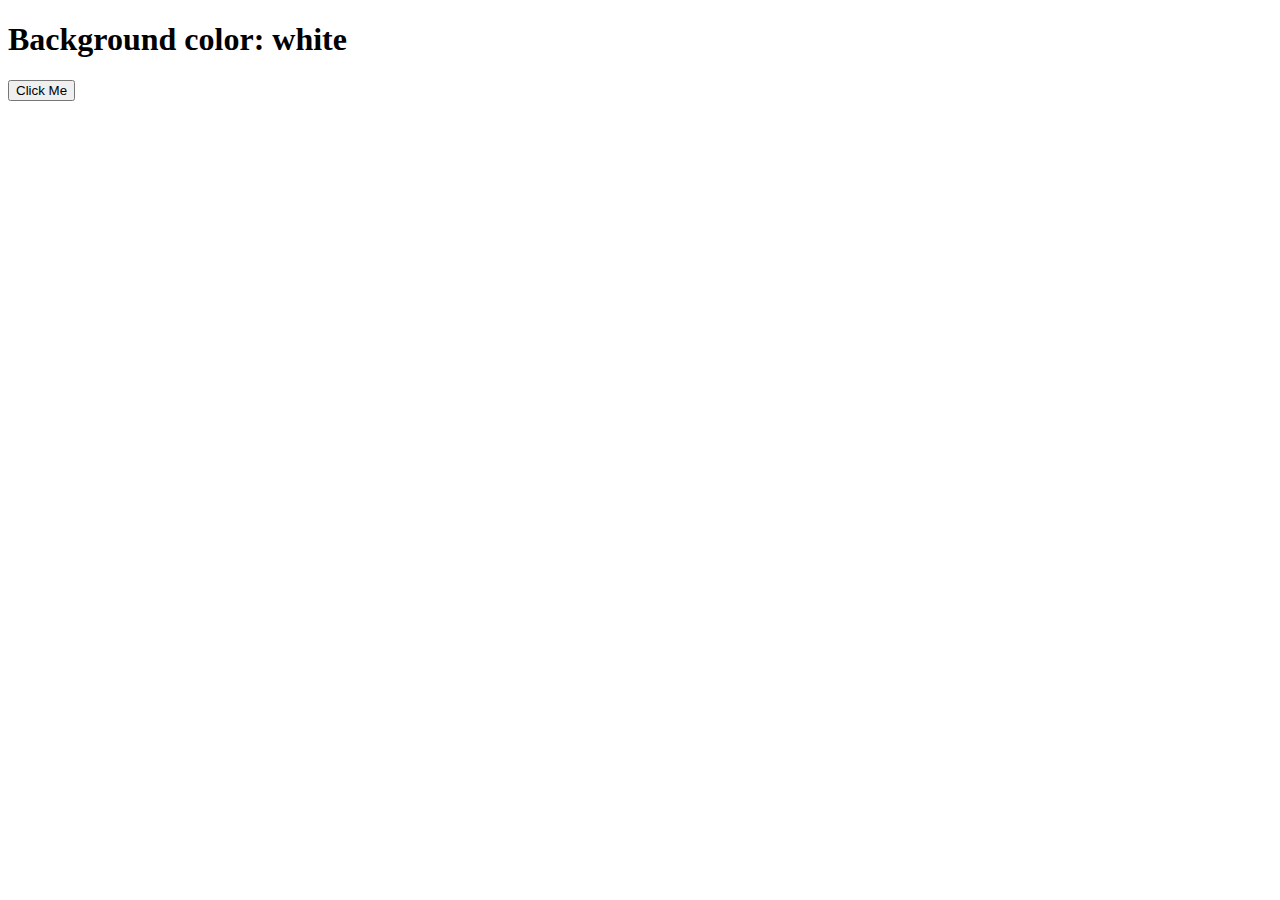
<file: jsPractice/colorFlipper/index.html>
<!DOCTYPE html>
<html lang="en">
<head>
    <meta charset="UTF-8">
    <meta http-equiv="X-UA-Compatible" content="IE=edge">
    <meta name="viewport" content="width=device-width, initial-scale=1.0">
    <title>Color Flipper</title>
</head>
<body>
    <h1>Background color: white</h1>
    <button>Click Me</button>
    <script src="app.js"></script>
</body>
</html>
</file>
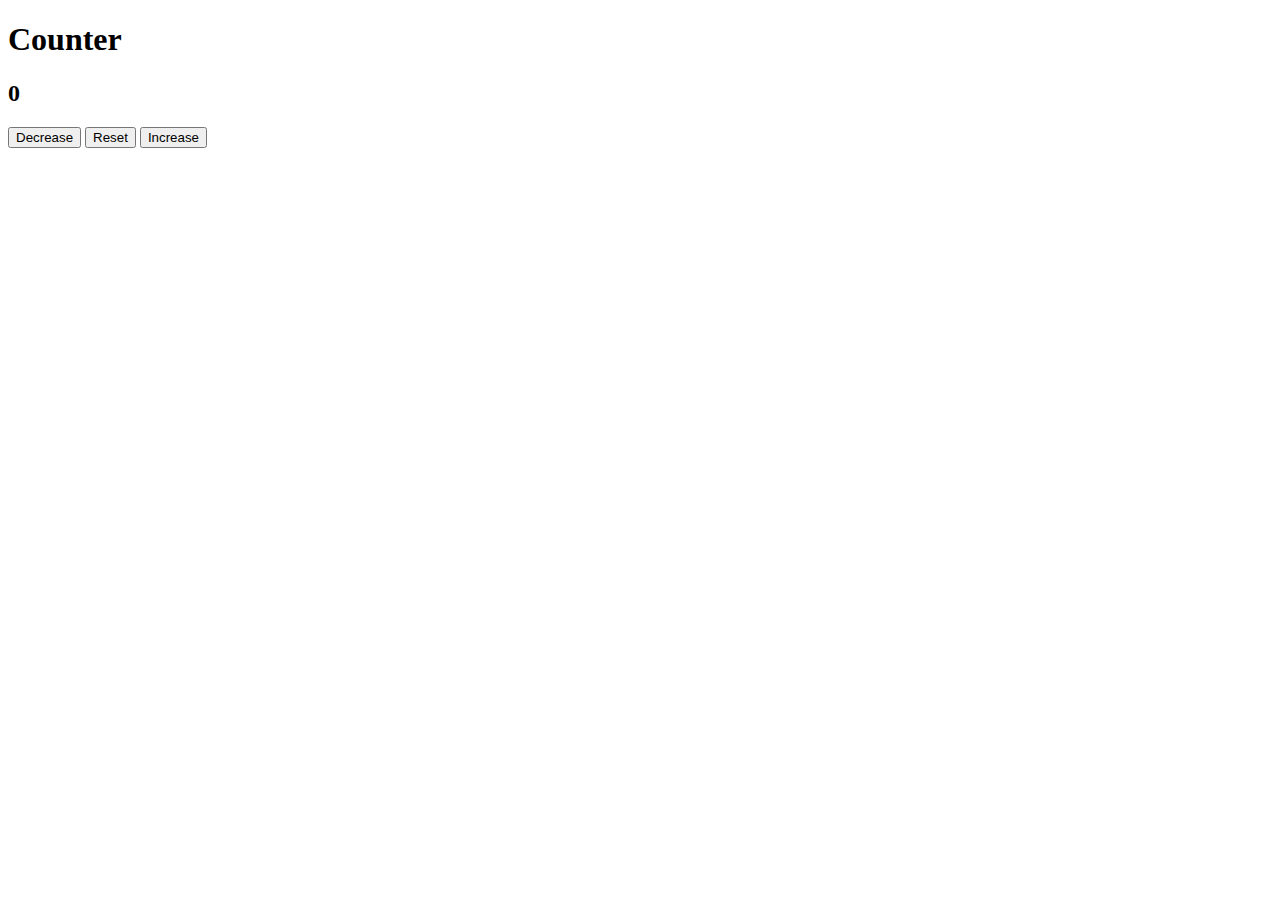
<file: jsPractice/createCounter/index.html>
<!DOCTYPE html>
<html lang="en">
<head>
    <meta charset="UTF-8">
    <meta http-equiv="X-UA-Compatible" content="IE=edge">
    <meta name="viewport" content="width=device-width, initial-scale=1.0">
    <title>Create Counter</title>
</head>
<body>
    <h1>Counter</h1>
    <h2>0</h2>
    <button id="d">Decrease</button>
    <Button id="r">Reset</Button>
    <button id="i">Increase</button>
    <script src="app.js"></script>
</body>
</html>
</file>
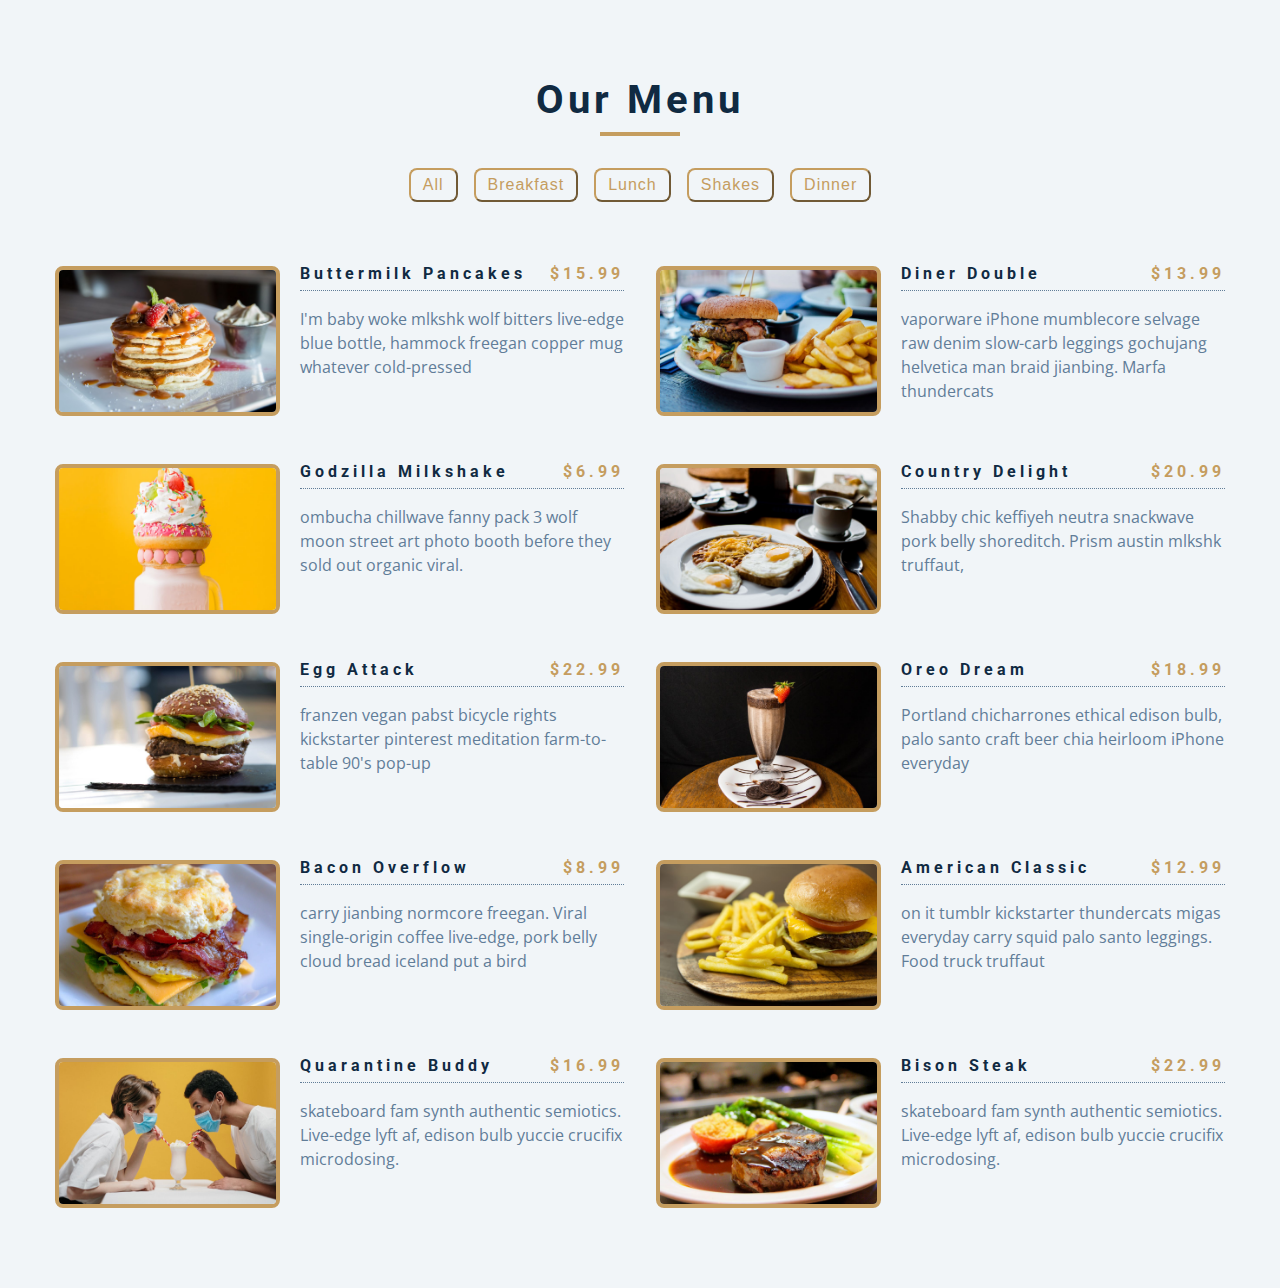
<file: jsPractice/FoodMenu/index.html>
<!DOCTYPE html>
<html lang="en">
  <head>
    <meta charset="UTF-8" />
    <meta name="viewport" content="width=device-width, initial-scale=1.0" />
    <title>Menu</title>
    <!-- font-awesome -->
    <link
      rel="stylesheet"
      href="https://cdnjs.cloudflare.com/ajax/libs/font-awesome/5.14.0/css/all.min.css"
    />
    <!-- styles -->
    <link rel="stylesheet" href="styles.css" />
  </head>
  <body>
    <section class="menu">
      <!-- title -->
      <div class="title">
        <h2>our menu</h2>
        <div class="underline"></div>
      </div>
      <!-- filter buttons -->
      <div class="btn-container">
        <button type="button" class="filter-btn" data-id="all">all</button>
        <button type="button" class="filter-btn" data-id="breakfast">
          breakfast
        </button>
        <button type="button" class="filter-btn" data-id="lunch">lunch</button>
        <button type="button" class="filter-btn" data-id="shakes">
          shakes
        </button>
      </div>
      <!-- menu items -->
      <div class="section-center">
        <!-- single item -->
        <article class="menu-item">
          <img src="./menu-item.jpeg" alt="menu item" class="photo" />
          <div class="item-info">
            <header>
              <h4>buttermilk pancakes</h4>
              <h4 class="price">$15</h4>
            </header>
            <p class="item-text">
              Lorem ipsum dolor sit amet consectetur adipisicing elit.
              Repudiandae, sint quam. Et reprehenderit fugiat nesciunt inventore
              laboriosam excepturi! Quo, officia.
            </p>
          </div>
        </article>
        <!-- end of single item -->
        <!-- single item -->
        <article class="menu-item">
          <img src="./menu-item.jpeg" alt="menu item" class="photo" />
          <div class="item-info">
            <header>
              <h4>buttermilk pancakes</h4>
              <h4 class="price">$15</h4>
            </header>
            <p class="item-text">
              Lorem ipsum dolor sit amet consectetur adipisicing elit.
              Repudiandae, sint quam. Et reprehenderit fugiat nesciunt inventore
              laboriosam excepturi! Quo, officia.
            </p>
          </div>
        </article>
        <!-- end of single item -->
        <!-- single item -->
        <article class="menu-item">
          <img src="./menu-item.jpeg" alt="menu item" class="photo" />
          <div class="item-info">
            <header>
              <h4>buttermilk pancakes</h4>
              <h4 class="price">$15</h4>
            </header>
            <p class="item-text">
              Lorem ipsum dolor sit amet consectetur adipisicing elit.
              Repudiandae, sint quam. Et reprehenderit fugiat nesciunt inventore
              laboriosam excepturi! Quo, officia.
            </p>
          </div>
        </article>
        <!-- end of single item -->
      </div>
    </section>
    <!-- javascript -->
    <script src="app.js"></script>
  </body>
</html>
</file>
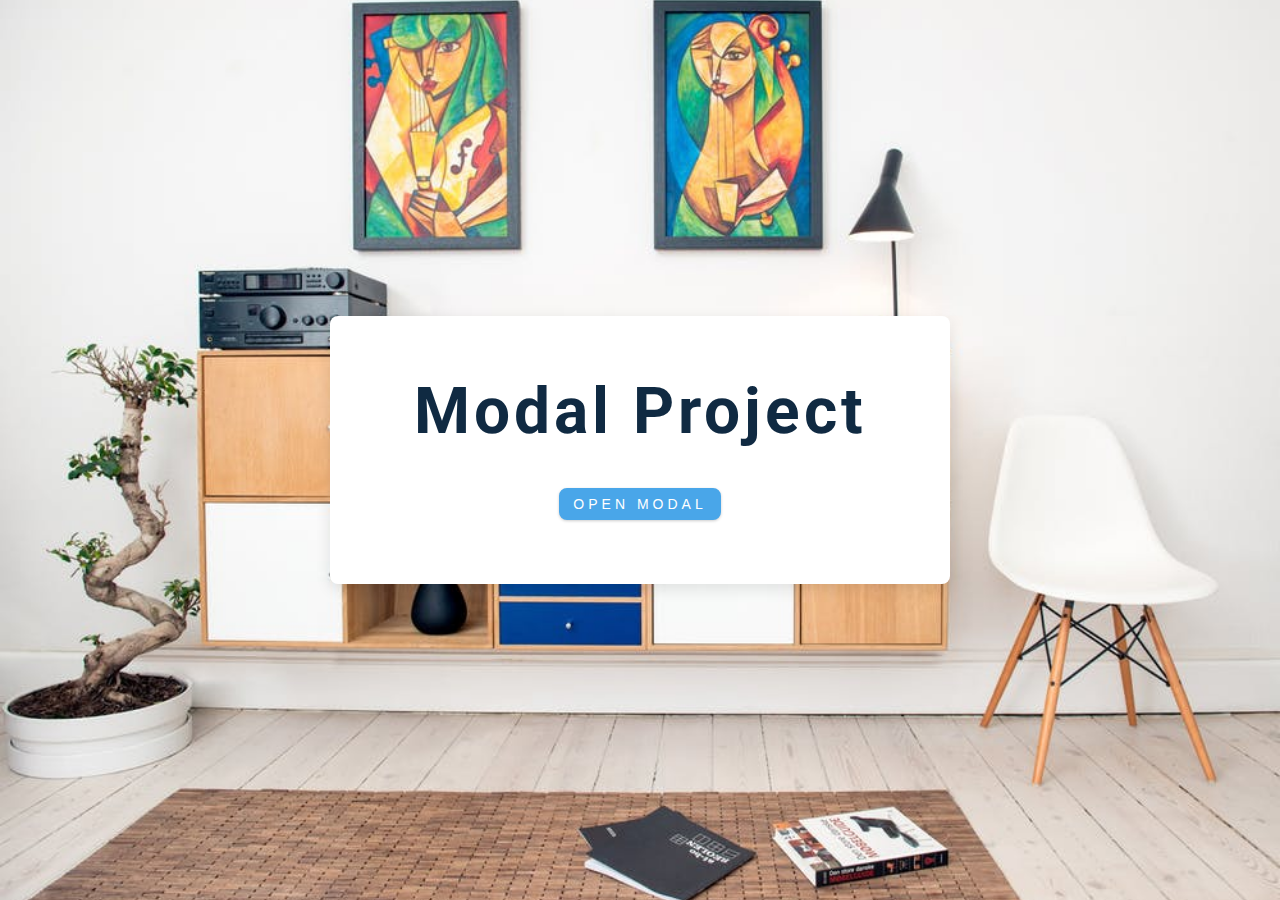
<file: jsPractice/ModalProject/index.html>
<!DOCTYPE html>
<html lang="en">
  <head>
    <meta charset="UTF-8" />
    <meta name="viewport" content="width=device-width, initial-scale=1.0" />
    <title>Modal</title>
    <!-- font-awesome -->
    <link
      rel="stylesheet"
      href="https://cdnjs.cloudflare.com/ajax/libs/font-awesome/5.14.0/css/all.min.css"
    />
    <!-- styles -->
    <link rel="stylesheet" href="styles.css" />
  </head>
  <body>
    <!-- hero -->
    <header class="hero">
      <div class="banner">
        <h1>modal project</h1>
        <button class="btn modal-btn">
          open modal
        </button>
      </div>
    </header>
    <!-- modal -->
    <div class="modal-overlay">
      <div class="modal-container">
        <h3>modal content</h3>
        <button class="close-btn"><i class="fas fa-times"></i></button>
      </div>
    </div>
    <!-- javascript -->
    <script src="app.js"></script>
  </body>
</html>
</file>
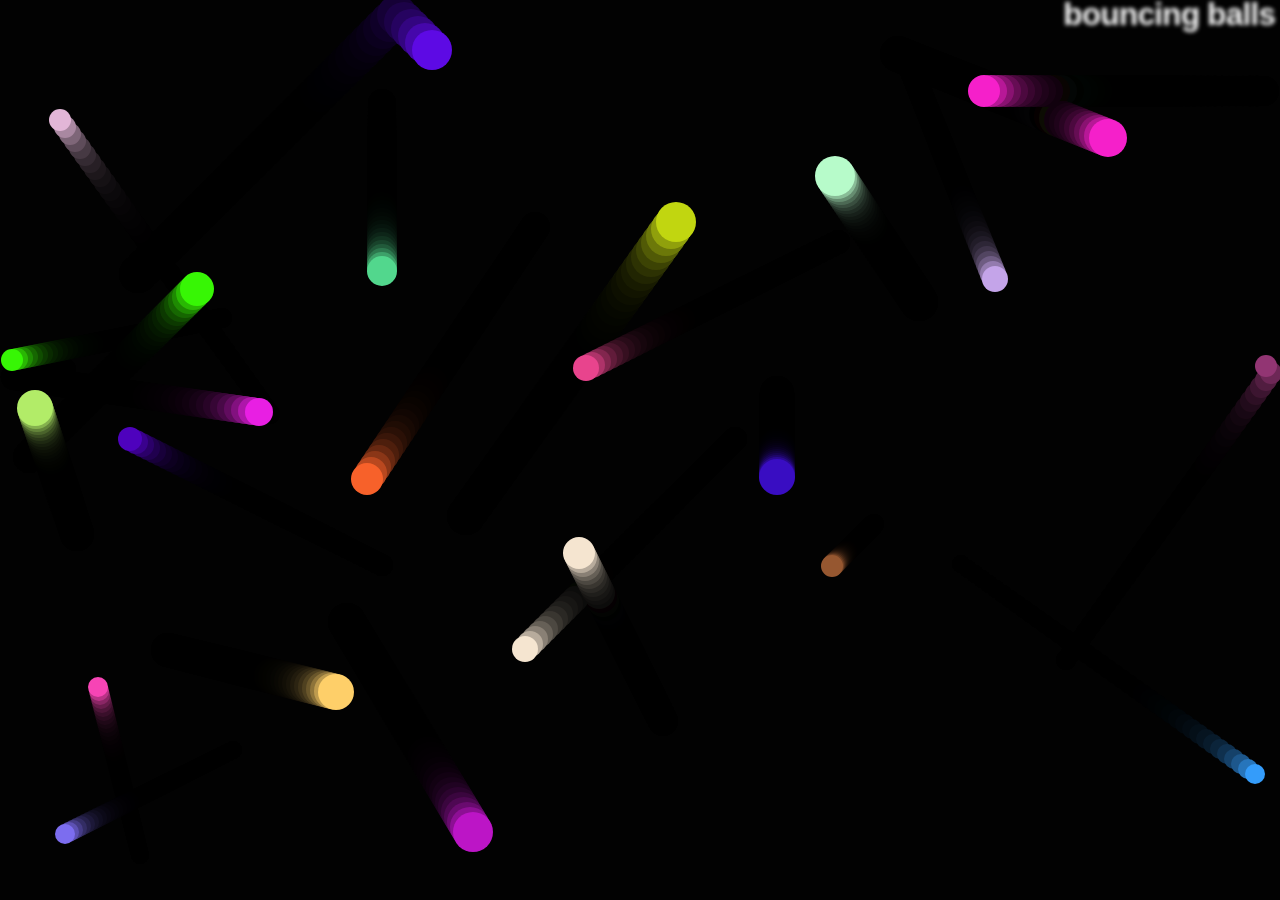
<file: jsPractice/objectBuildingPractice/index.html>
<html>
  <head>
    <meta charset="utf-8">
    <title>Bouncing balls</title>
    <link rel="stylesheet" href="style.css">
  </head>

  <body>
    <h1>bouncing balls</h1>
    <canvas></canvas>

    <script src="app.js"></script>
  </body>
</html>
</file>
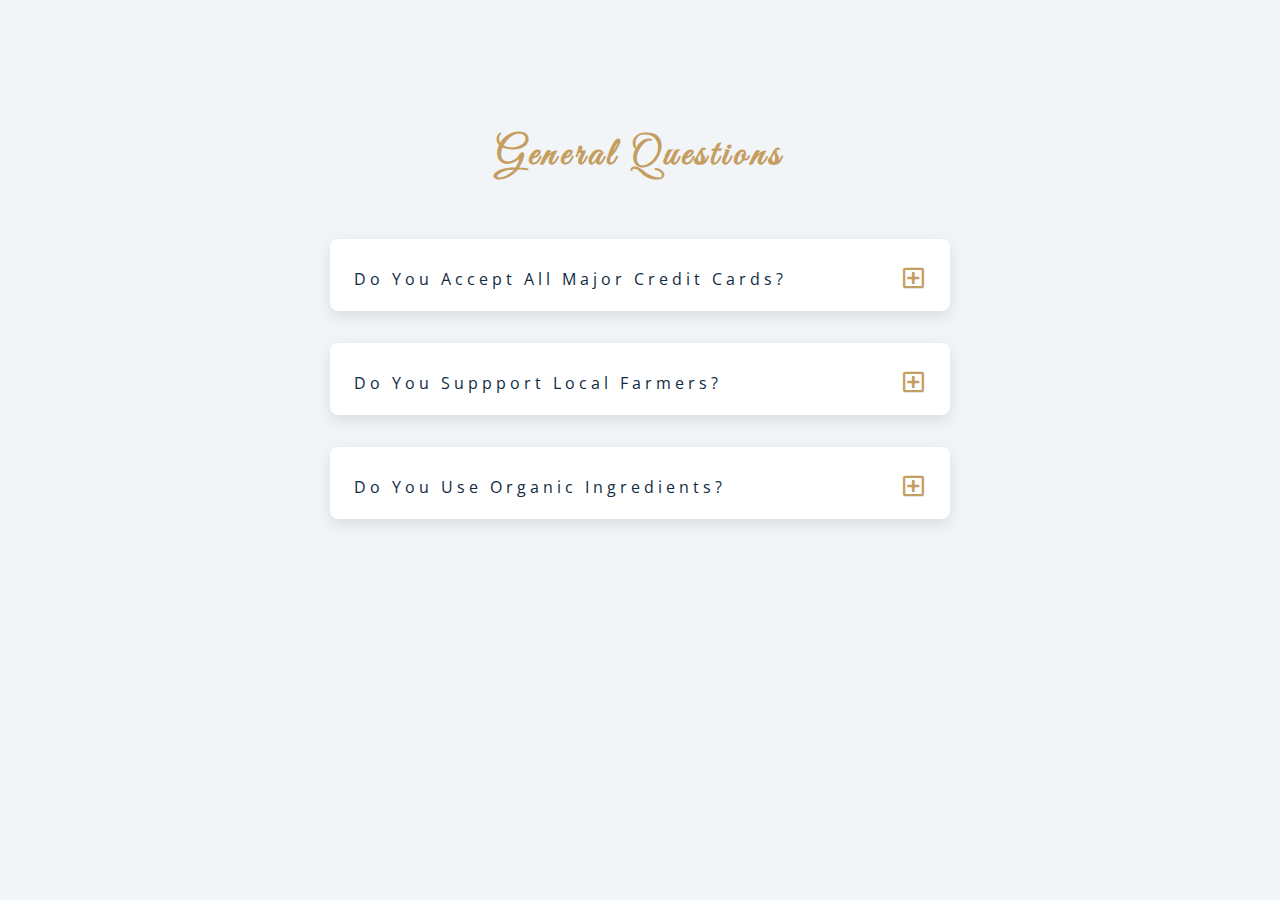
<file: jsPractice/questions faq page/index.html>
<!DOCTYPE html>
<html lang="en">
  <head>
    <meta charset="UTF-8" />
    <meta name="viewport" content="width=device-width, initial-scale=1.0" />
    <title>Q & A</title>
    <!-- font-awesome -->
    <link rel="stylesheet" href="https://cdnjs.cloudflare.com/ajax/libs/font-awesome/5.14.0/css/all.min.css" />
    <!-- extra fonts -->
    <link
      href="https://fonts.googleapis.com/css?family=Great+Vibes&display=swap"
      rel="stylesheet"
    />
    <!-- styles -->
    <link rel="stylesheet" href="styles.css" />
  </head>
  <body>
      <section class="questions">
        <!-- title -->
        <div class="title">
          <h2>general questions</h2>
        </div>
        <!-- questions -->
        <div class="section-center">
          <!-- single question -->
          <article class="question">
            <!-- question title -->
            <div class="question-title">
              <p>do you accept all major credit cards?</p>
              <button type="button" class="question-btn">
                <span class="plus-icon">
                  <i class="far fa-plus-square"></i>
                </span>
                <span class="minus-icon">
                  <i class="far fa-minus-square"></i>
                </span>
              </button>
            </div>
            <!-- question text -->
            <div class="question-text">
              <p>
                Lorem ipsum dolor sit amet, consectetur adipisicing elit. Est
                dolore illo dolores quia nemo doloribus quaerat, magni numquam
                repellat reprehenderit.
              </p>
            </div>
          </article>
          <!-- end of single question -->
          <!-- single question -->
          <article class="question">
            <!-- question title -->
            <div class="question-title">
              <p>do you suppport local farmers?</p>
              <button type="button" class="question-btn">
                <span class="plus-icon">
                  <i class="far fa-plus-square"></i>
                </span>
                <span class="minus-icon">
                  <i class="far fa-minus-square"></i>
                </span>
              </button>
            </div>
            <!-- question text -->
            <div class="question-text">
              <p>
                Lorem ipsum dolor sit amet, consectetur adipisicing elit. Est
                dolore illo dolores quia nemo doloribus quaerat, magni numquam
                repellat reprehenderit.
              </p>
            </div>
          </article>
          <!-- end of single question -->
          <!-- single question -->
          <article class="question">
            <!-- question title -->
            <div class="question-title">
              <p>do you use organic ingredients?</p>
              <!-- button -->
              <button type="button" class="question-btn">
                <span class="plus-icon">
                  <i class="far fa-plus-square"></i>
                </span>
                <span class="minus-icon">
                  <i class="far fa-minus-square"></i>
                </span>
              </button>
            </div>
            <!-- question text -->
            <div class="question-text">
              <p>
                Lorem ipsum dolor sit amet, consectetur adipisicing elit. Est
                dolore illo dolores quia nemo doloribus quaerat, magni numquam
                repellat reprehenderit.
              </p>
            </div>
          </article>
          <!-- end of single question -->
      </section>
    </main>
    <!-- javascript -->
    <script src="app.js"></script>
  </body>
</html>
</file>
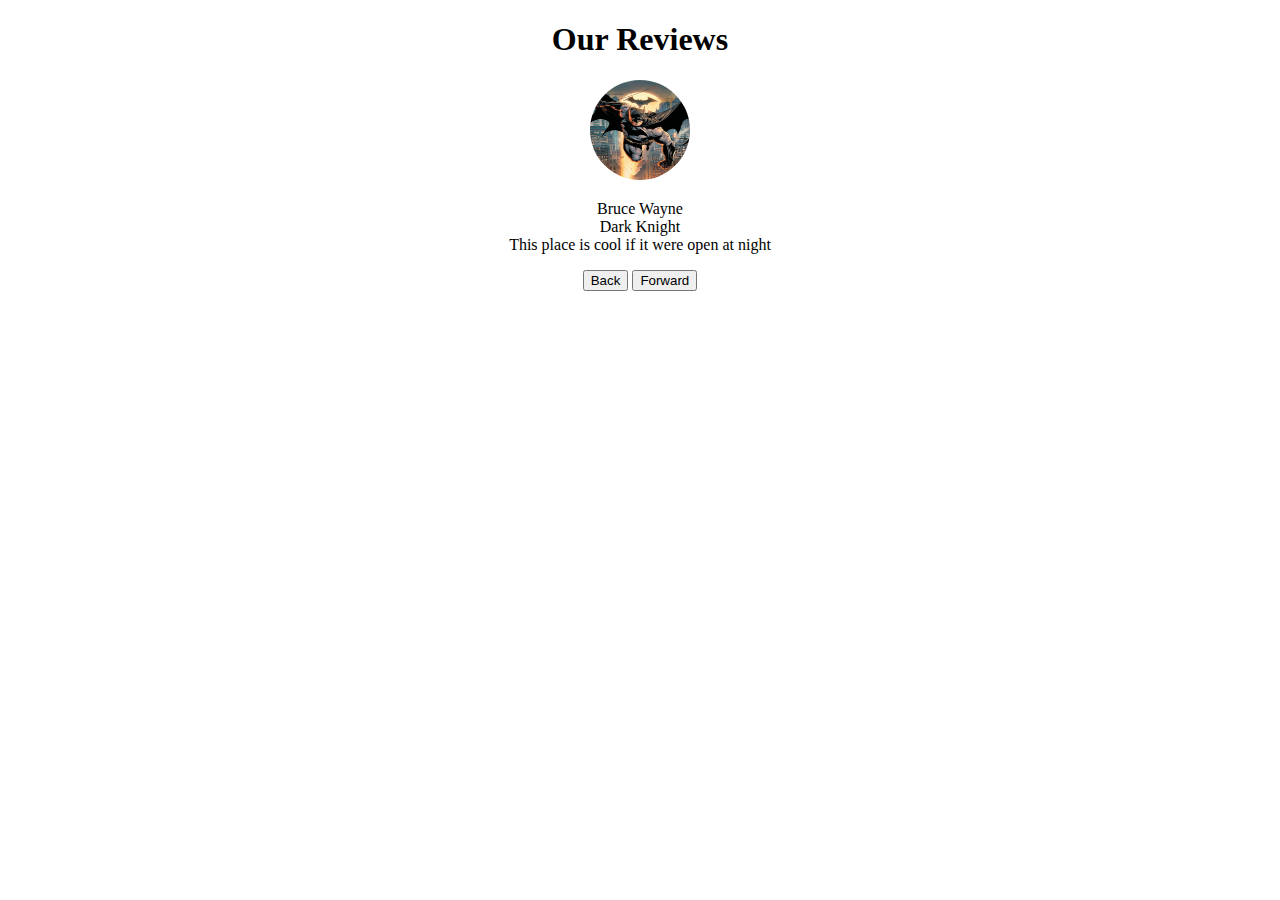
<file: jsPractice/reviewCarousel/index.html>
<!DOCTYPE html>
<html lang="en">
<head>
    <meta charset="UTF-8">
    <meta http-equiv="X-UA-Compatible" content="IE=edge">
    <meta name="viewport" content="width=device-width, initial-scale=1.0">
    <title>Review Carousel</title>
    <link rel="stylesheet" href="style.css">
</head>
<body>
    <h1>Our Reviews</h1>
    <div class="container">
        <img src="" alt="">
        <p>
            <span id="name"></span><br>
            <span id="title"></span><br>
            <span id="review"></span>
        </p>
        <button id="back">Back</button>
        <button id="forward">Forward</button>
    </div>
    <script src="app.js"></script>
</body>
</html>
</file>
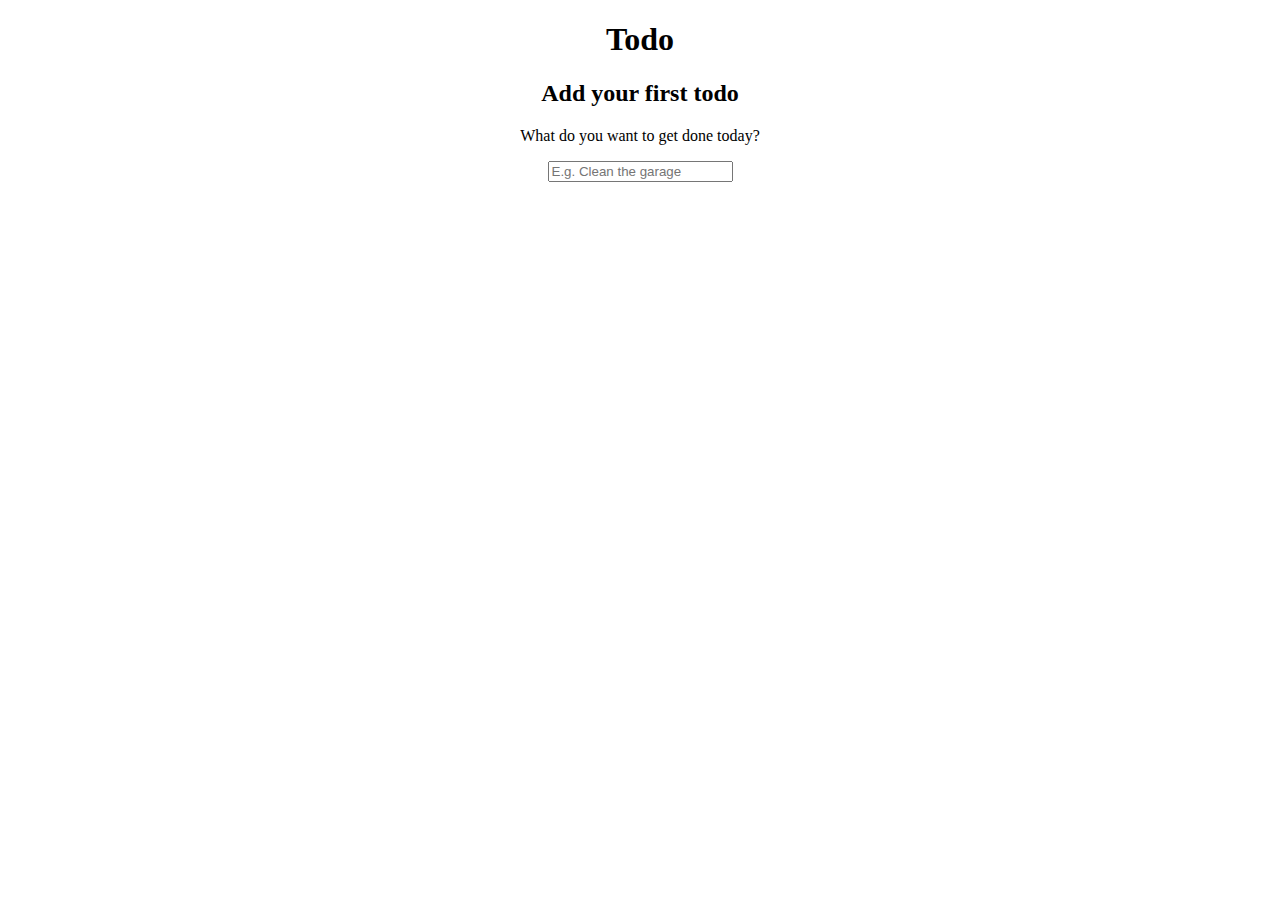
<file: jsPractice/todo/index.html>
<!DOCTYPE html>
<html lang="en">
<head>
    <meta charset="UTF-8">
    <meta http-equiv="X-UA-Compatible" content="IE=edge">
    <meta name="viewport" content="width=device-width, initial-scale=1.0">
    <title>Todo App</title>
    <link rel="stylesheet" href="styles.css">
</head>
<body>
    <h1>Todo</h1>
    <div class="container">
        <div class="greeting">
            <h2>Add your first todo</h2>
            <p>What do you want to get done today?</p>
        </div>
        <input type="text" name="task" id="task" placeholder="E.g. Clean the garage">
        <div class="taskContainer">
            <ul></ul>
        </div>
    </div>
    <script src="app.js"></script>
</body>
</html>
</file>
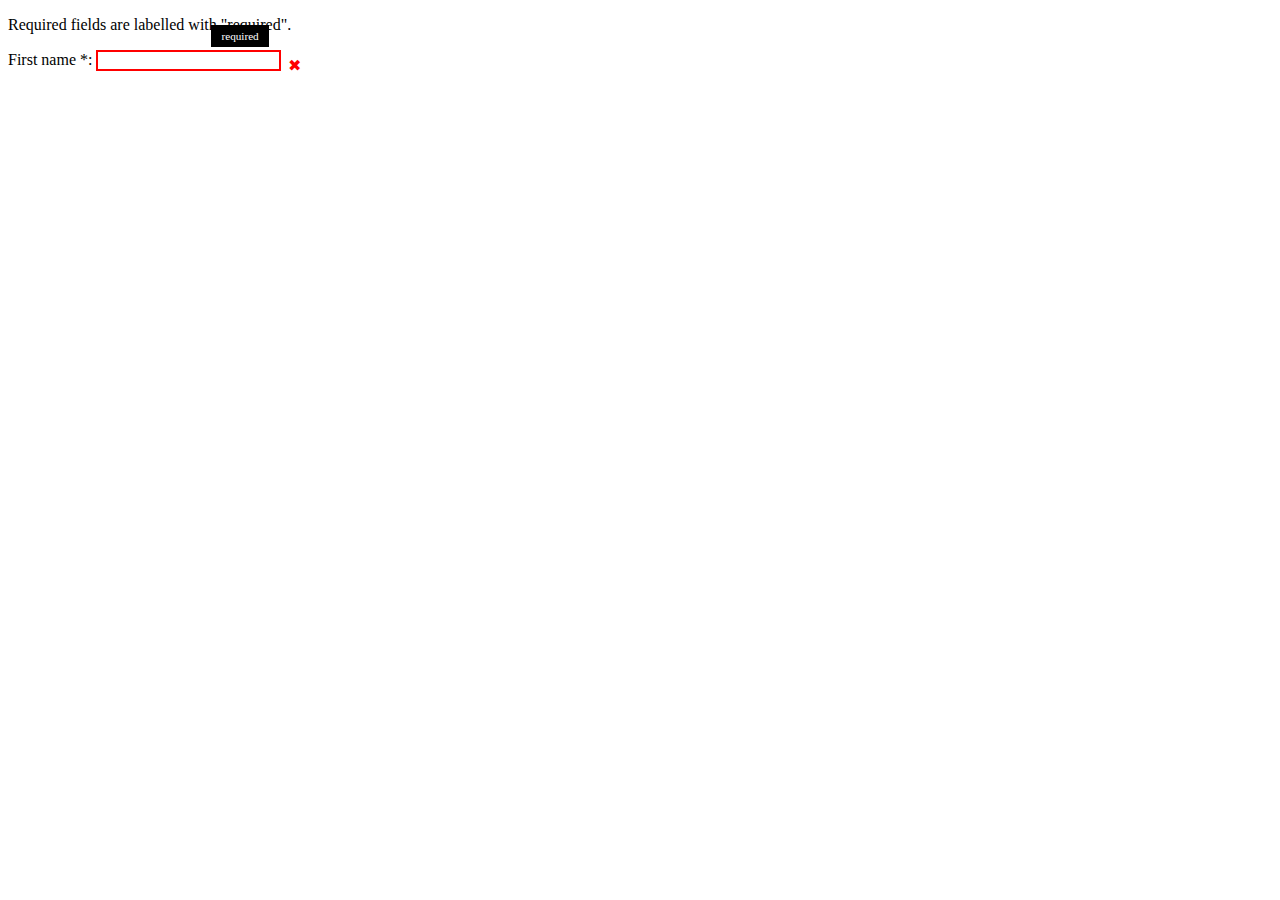
<file: jsPractice/uiPseudoClasses/index.html>
<!DOCTYPE html>
<html lang="en">
<head>
    <meta charset="UTF-8">
    <meta http-equiv="X-UA-Compatible" content="IE=edge">
    <meta name="viewport" content="width=device-width, initial-scale=1.0">
    <title>Document</title>
    <link rel="stylesheet" href="style.css">
</head>
<body>
    <p>Required fields are labelled with "required".</p>
    <div>
        <label for="fname">First name *: </label>
        <input id="fname" name="fname" type="text" required>
        <span></span>
      </div>
    <!-- <form>
        <fieldset>
          <legend>Feedback form</legend>
          <div>
            <label for="fname">First name: </label>
            <input id="fname" name="fname" type="text" required>
          </div>
          <div>
            <label for="lname">Last name: </label>
            <input id="lname" name="lname" type="text" required>
          </div>
          <div>
            <label for="email">Email address (include if you want a response): </label>
            <input id="email" name="email" type="email">
          </div>
          <div><button>Submit</button></div>
        </fieldset>
      </form> -->
</body>
</html>
</file>
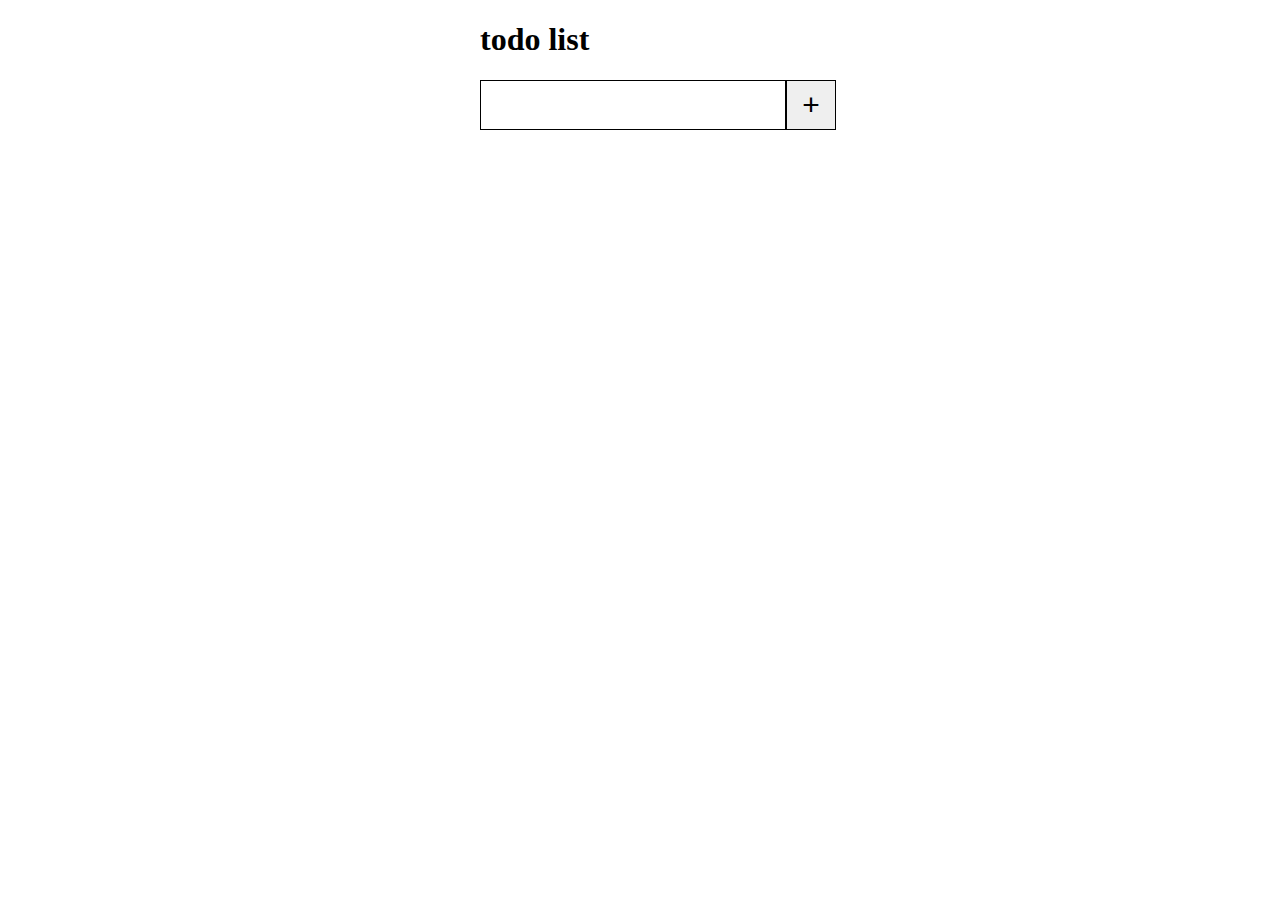
<file: jsPractice/todo/secondMethod/index.html>
<!DOCTYPE html>
<html lang="en">
<head>
    <meta charset="UTF-8">
    <meta http-equiv="X-UA-Compatible" content="IE=edge">
    <meta name="viewport" content="width=device-width, initial-scale=1.0">
    <title>Second Method Todo</title>
    <link rel="stylesheet" href="style.css">
</head>
<body>
    <h1>todo list</h1>
    <div class="container">
        <input type="text" id="inputField"><button id="addToDo">+</button>
        <div class="toDos" id="toDoContainer"></div>
    </div>
    <script src="app.js"></script>
</body>
</html>
</file>
<file: jsPractice/FoodMenu/styles.css>
/*
=============== 
Fonts
===============
*/
@import url("https://fonts.googleapis.com/css?family=Open+Sans|Roboto:400,700&display=swap");

/*
=============== 
Variables
===============
*/

:root {
  /* dark shades of primary color*/
  --clr-primary-1: hsl(205, 86%, 17%);
  --clr-primary-2: hsl(205, 77%, 27%);
  --clr-primary-3: hsl(205, 72%, 37%);
  --clr-primary-4: hsl(205, 63%, 48%);
  /* primary/main color */
  --clr-primary-5: #49a6e9;
  /* lighter shades of primary color */
  --clr-primary-6: hsl(205, 89%, 70%);
  --clr-primary-7: hsl(205, 90%, 76%);
  --clr-primary-8: hsl(205, 86%, 81%);
  --clr-primary-9: hsl(205, 90%, 88%);
  --clr-primary-10: hsl(205, 100%, 96%);
  /* darkest grey - used for headings */
  --clr-grey-1: hsl(209, 61%, 16%);
  --clr-grey-2: hsl(211, 39%, 23%);
  --clr-grey-3: hsl(209, 34%, 30%);
  --clr-grey-4: hsl(209, 28%, 39%);
  /* grey used for paragraphs */
  --clr-grey-5: hsl(210, 22%, 49%);
  --clr-grey-6: hsl(209, 23%, 60%);
  --clr-grey-7: hsl(211, 27%, 70%);
  --clr-grey-8: hsl(210, 31%, 80%);
  --clr-grey-9: hsl(212, 33%, 89%);
  --clr-grey-10: hsl(210, 36%, 96%);
  --clr-white: #fff;
  --clr-red-dark: hsl(360, 67%, 44%);
  --clr-red-light: hsl(360, 71%, 66%);
  --clr-green-dark: hsl(125, 67%, 44%);
  --clr-green-light: hsl(125, 71%, 66%);
  --clr-gold: #c59d5f;
  --clr-black: #222;
  --ff-primary: "Roboto", sans-serif;
  --ff-secondary: "Open Sans", sans-serif;
  --transition: all 0.3s linear;
  --spacing: 0.25rem;
  --radius: 0.5rem;
  --light-shadow: 0 5px 15px rgba(0, 0, 0, 0.1);
  --dark-shadow: 0 5px 15px rgba(0, 0, 0, 0.2);
  --max-width: 1170px;
  --fixed-width: 620px;
}
/*
=============== 
Global Styles
===============
*/

*,
::after,
::before {
  margin: 0;
  padding: 0;
  box-sizing: border-box;
}
body {
  font-family: var(--ff-secondary);
  background: var(--clr-grey-10);
  color: var(--clr-grey-1);
  line-height: 1.5;
  font-size: 0.875rem;
}
ul {
  list-style-type: none;
}
a {
  text-decoration: none;
}
img:not(.logo) {
  width: 100%;
}
img {
  display: block;
}

h1,
h2,
h3,
h4 {
  letter-spacing: var(--spacing);
  text-transform: capitalize;
  line-height: 1.25;
  margin-bottom: 0.75rem;
  font-family: var(--ff-primary);
}
h1 {
  font-size: 3rem;
}
h2 {
  font-size: 2rem;
}
h3 {
  font-size: 1.25rem;
}
h4 {
  font-size: 0.875rem;
}
p {
  margin-bottom: 1.25rem;
  color: var(--clr-grey-5);
}
@media screen and (min-width: 800px) {
  h1 {
    font-size: 4rem;
  }
  h2 {
    font-size: 2.5rem;
  }
  h3 {
    font-size: 1.75rem;
  }
  h4 {
    font-size: 1rem;
  }
  body {
    font-size: 1rem;
  }
  h1,
  h2,
  h3,
  h4 {
    line-height: 1;
  }
}
/*  global classes */

.btn {
  text-transform: uppercase;
  background: transparent;
  color: var(--clr-black);
  padding: 0.375rem 0.75rem;
  letter-spacing: var(--spacing);
  display: inline-block;
  transition: var(--transition);
  font-size: 0.875rem;
  border: 2px solid var(--clr-black);
  cursor: pointer;
  box-shadow: 0 1px 3px rgba(0, 0, 0, 0.2);
  border-radius: var(--radius);
}
.btn:hover {
  color: var(--clr-white);
  background: var(--clr-black);
}
/* section */
.section {
  padding: 5rem 0;
}

main {
  min-height: 100vh;
  display: grid;
  place-items: center;
}
/*
=============== 
Menu
===============
*/

.menu {
  padding: 5rem 0;
}
.title {
  text-align: center;
  margin-bottom: 2rem;
}
.underline {
  width: 5rem;
  height: 0.25rem;
  background: var(--clr-gold);
  margin-left: auto;
  margin-right: auto;
}
.btn-container {
  margin-bottom: 4rem;
  display: flex;
  justify-content: center;
}
.filter-btn {
  background: transparent;
  border-color: var(--clr-gold);
  font-size: 1rem;
  text-transform: capitalize;
  margin: 0 0.5rem;
  letter-spacing: 1px;
  border-radius: var(--radius);
  padding: 0.375rem 0.75rem;
  color: var(--clr-gold);
  cursor: pointer;
  transition: var(--transition);
}
.filter-btn:hover {
  background: var(--clr-gold);
  color: var(--clr-white);
}
.section-center {
  width: 90vw;
  margin: 0 auto;
  max-width: 1170px;
  display: grid;
  gap: 3rem 2rem;
  justify-items: center;
}
.menu-item {
  display: grid;
  gap: 1rem 2rem;
  max-width: 25rem;
}
.photo {
  object-fit: cover;
  height: 200px;
  border: 0.25rem solid var(--clr-gold);
  border-radius: var(--radius);
}
.item-info header {
  display: flex;
  justify-content: space-between;
  border-bottom: 0.5px dotted var(--clr-grey-5);
}
.item-info h4 {
  margin-bottom: 0.5rem;
}
.price {
  color: var(--clr-gold);
}
.item-text {
  margin-bottom: 0;
  padding-top: 1rem;
}

@media screen and (min-width: 768px) {
  .menu-item {
    grid-template-columns: 225px 1fr;
    gap: 0 1.25rem;
    max-width: 40rem;
  }
  .photo {
    height: 175px;
  }
}
@media screen and (min-width: 1200px) {
  .section-center {
    width: 95vw;
    grid-template-columns: 1fr 1fr;
  }
  .photo {
    height: 150px;
  }
}
</file>
<file: jsPractice/ModalProject/styles.css>
/*
=============== 
Fonts
===============
*/
@import url("https://fonts.googleapis.com/css?family=Open+Sans|Roboto:400,700&display=swap");

/*
=============== 
Variables
===============
*/

:root {
  /* dark shades of primary color*/
  --clr-primary-1: hsl(205, 86%, 17%);
  --clr-primary-2: hsl(205, 77%, 27%);
  --clr-primary-3: hsl(205, 72%, 37%);
  --clr-primary-4: hsl(205, 63%, 48%);
  /* primary/main color */
  --clr-primary-5: #49a6e9;
  /* --clr-primary-5: rgb(73, 166, 233); */
  /* lighter shades of primary color */
  --clr-primary-6: hsl(205, 89%, 70%);
  --clr-primary-7: hsl(205, 90%, 76%);
  --clr-primary-8: hsl(205, 86%, 81%);
  --clr-primary-9: hsl(205, 90%, 88%);
  --clr-primary-10: hsl(205, 100%, 96%);
  /* darkest grey - used for headings */
  --clr-grey-1: hsl(209, 61%, 16%);
  --clr-grey-2: hsl(211, 39%, 23%);
  --clr-grey-3: hsl(209, 34%, 30%);
  --clr-grey-4: hsl(209, 28%, 39%);
  /* grey used for paragraphs */
  --clr-grey-5: hsl(210, 22%, 49%);
  --clr-grey-6: hsl(209, 23%, 60%);
  --clr-grey-7: hsl(211, 27%, 70%);
  --clr-grey-8: hsl(210, 31%, 80%);
  --clr-grey-9: hsl(212, 33%, 89%);
  --clr-grey-10: hsl(210, 36%, 96%);
  --clr-white: #fff;
  --clr-red-dark: hsl(360, 67%, 44%);
  --clr-red-light: hsl(360, 71%, 66%);
  --clr-green-dark: hsl(125, 67%, 44%);
  --clr-green-light: hsl(125, 71%, 66%);
  --clr-black: #222;
  --ff-primary: "Roboto", sans-serif;
  --ff-secondary: "Open Sans", sans-serif;
  --transition: all 0.3s linear;
  --spacing: 0.25rem;
  --radius: 0.5rem;
  --light-shadow: 0 5px 15px rgba(0, 0, 0, 0.1);
  --dark-shadow: 0 5px 15px rgba(0, 0, 0, 0.2);
  --max-width: 1170px;
  --fixed-width: 620px;
}
/*
=============== 
Global Styles
===============
*/

*,
::after,
::before {
  margin: 0;
  padding: 0;
  box-sizing: border-box;
}
body {
  font-family: var(--ff-secondary);
  background: var(--clr-grey-10);
  color: var(--clr-grey-1);
  line-height: 1.5;
  font-size: 0.875rem;
}
ul {
  list-style-type: none;
}
a {
  text-decoration: none;
}
img:not(.logo) {
  width: 100%;
}
img {
  display: block;
}

h1,
h2,
h3,
h4 {
  letter-spacing: var(--spacing);
  text-transform: capitalize;
  line-height: 1.25;
  margin-bottom: 0.75rem;
  font-family: var(--ff-primary);
}
h1 {
  font-size: 3rem;
}
h2 {
  font-size: 2rem;
}
h3 {
  font-size: 1.25rem;
}
h4 {
  font-size: 0.875rem;
}
p {
  margin-bottom: 1.25rem;
  color: var(--clr-grey-5);
}
@media screen and (min-width: 800px) {
  h1 {
    font-size: 4rem;
  }
  h2 {
    font-size: 2.5rem;
  }
  h3 {
    font-size: 1.75rem;
  }
  h4 {
    font-size: 1rem;
  }
  body {
    font-size: 1rem;
  }
  h1,
  h2,
  h3,
  h4 {
    line-height: 1;
  }
}
/*  global classes */

.btn {
  text-transform: uppercase;
  background: transparent;
  color: var(--clr-black);
  padding: 0.375rem 0.75rem;
  letter-spacing: var(--spacing);
  display: inline-block;
  transition: var(--transition);
  font-size: 0.875rem;
  border: 2px solid var(--clr-black);
  cursor: pointer;
  box-shadow: 0 1px 3px rgba(0, 0, 0, 0.2);
  border-radius: var(--radius);
}
.btn:hover {
  color: var(--clr-white);
  background: var(--clr-black);
}
/* section */
.section {
  padding: 5rem 0;
}

.section-center {
  width: 90vw;
  margin: 0 auto;
  max-width: 1170px;
}
@media screen and (min-width: 992px) {
  .section-center {
    width: 95vw;
  }
}
main {
  min-height: 100vh;
  display: grid;
  place-items: center;
}
/*
=============== 
Modal
===============
*/
.hero {
  min-height: 100vh;
  background: url("./hero.jpeg") center/cover no-repeat;
  display: grid;
  place-items: center;
}
.banner {
  background: var(--clr-white);
  padding: 4rem 0;
  border-radius: var(--radius);
  box-shadow: var(--light-shadow);
  text-align: center;
  width: 90vw;
  max-width: var(--fixed-width);
}
.modal-btn {
  margin-top: 2rem;
  background: var(--clr-primary-5);
  border-color: var(--clr-primary-5);
  color: var(--clr-white);
}
.modal-btn:hover {
  background: transparent;
  color: var(--clr-primary-5);
}
.modal-overlay {
  position: fixed;
  top: 0;
  left: 0;
  width: 100%;
  height: 100%;
  background: rgba(73, 166, 233, 0.5);
  display: grid;
  place-items: center;
  transition: var(--transition);
  visibility: hidden;
  z-index: -10;
}
/* OPEN/CLOSE MODAL */
.open-modal {
  visibility: visible;
  z-index: 10;
}
.modal-container {
  background: var(--clr-white);
  border-radius: var(--radius);
  width: 90vw;
  height: 30vh;
  max-width: var(--fixed-width);
  text-align: center;
  display: grid;
  place-items: center;
  position: relative;
}
.close-btn {
  position: absolute;
  top: 1rem;
  right: 1rem;
  font-size: 2rem;
  background: transparent;
  border-color: transparent;
  color: var(--clr-red-dark);
  cursor: pointer;
  transition: var(--transition);
}
.close-btn:hover {
  color: var(--clr-red-light);
  transform: scale(1.3);
}
</file>
<file: jsPractice/objectBuildingPractice/style.css>
html, body {
    margin: 0;
  }
  
  html {
    font-family: 'Helvetica Neue', Helvetica, Arial, sans-serif;
    height: 100%;
  }
  
  body {
    overflow: hidden;
    height: inherit;
  }
  
  h1 {
    font-size: 2rem;
    letter-spacing: -1px;
    position: absolute;
    margin: 0;
    top: -4px;
    right: 5px;
  
    color: transparent;
    text-shadow: 0 0 4px white;
  }
</file>
<file: jsPractice/questions faq page/styles.css>
/*
=============== 
Fonts
===============
*/
@import url("https://fonts.googleapis.com/css?family=Open+Sans|Roboto:400,700&display=swap");

/*
=============== 
Variables
===============
*/

:root {
  /* dark shades of primary color*/
  --clr-primary-1: hsl(205, 86%, 17%);
  --clr-primary-2: hsl(205, 77%, 27%);
  --clr-primary-3: hsl(205, 72%, 37%);
  --clr-primary-4: hsl(205, 63%, 48%);
  /* primary/main color */
  --clr-primary-5: #49a6e9;
  /* lighter shades of primary color */
  --clr-primary-6: hsl(205, 89%, 70%);
  --clr-primary-7: hsl(205, 90%, 76%);
  --clr-primary-8: hsl(205, 86%, 81%);
  --clr-primary-9: hsl(205, 90%, 88%);
  --clr-primary-10: hsl(205, 100%, 96%);
  /* darkest grey - used for headings */
  --clr-grey-1: hsl(209, 61%, 16%);
  --clr-grey-2: hsl(211, 39%, 23%);
  --clr-grey-3: hsl(209, 34%, 30%);
  --clr-grey-4: hsl(209, 28%, 39%);
  /* grey used for paragraphs */
  --clr-grey-5: hsl(210, 22%, 49%);
  --clr-grey-6: hsl(209, 23%, 60%);
  --clr-grey-7: hsl(211, 27%, 70%);
  --clr-grey-8: hsl(210, 31%, 80%);
  --clr-grey-9: hsl(212, 33%, 89%);
  --clr-grey-10: hsl(210, 36%, 96%);
  --clr-white: #fff;
  --clr-red-dark: hsl(360, 67%, 44%);
  --clr-red-light: hsl(360, 71%, 66%);
  --clr-green-dark: hsl(125, 67%, 44%);
  --clr-green-light: hsl(125, 71%, 66%);
  --clr-gold: #c59d5f;
  --clr-black: #222;
  --ff-primary: "Roboto", sans-serif;
  --ff-secondary: "Open Sans", sans-serif;
  --transition: all 0.3s linear;
  --spacing: 0.25rem;
  --radius: 0.5rem;
  --light-shadow: 0 5px 15px rgba(0, 0, 0, 0.1);
  --dark-shadow: 0 5px 15px rgba(0, 0, 0, 0.2);
  --max-width: 1170px;
  --fixed-width: 620px;
}
/*
=============== 
Global Styles
===============
*/

*,
::after,
::before {
  margin: 0;
  padding: 0;
  box-sizing: border-box;
}
body {
  font-family: var(--ff-secondary);
  background: var(--clr-grey-10);
  color: var(--clr-grey-1);
  line-height: 1.5;
  font-size: 0.875rem;
}
ul {
  list-style-type: none;
}
a {
  text-decoration: none;
}
img:not(.logo) {
  width: 100%;
}
img {
  display: block;
}

h1,
h2,
h3,
h4 {
  letter-spacing: var(--spacing);
  text-transform: capitalize;
  line-height: 1.25;
  margin-bottom: 0.75rem;
  font-family: var(--ff-primary);
}
h1 {
  font-size: 3rem;
}
h2 {
  font-size: 2rem;
}
h3 {
  font-size: 1.25rem;
}
h4 {
  font-size: 0.875rem;
}
p {
  margin-bottom: 1.25rem;
  color: var(--clr-grey-5);
}
@media screen and (min-width: 800px) {
  h1 {
    font-size: 4rem;
  }
  h2 {
    font-size: 2.5rem;
  }
  h3 {
    font-size: 1.75rem;
  }
  h4 {
    font-size: 1rem;
  }
  body {
    font-size: 1rem;
  }
  h1,
  h2,
  h3,
  h4 {
    line-height: 1;
  }
}
/*  global classes */

.btn {
  text-transform: uppercase;
  background: transparent;
  color: var(--clr-black);
  padding: 0.375rem 0.75rem;
  letter-spacing: var(--spacing);
  display: inline-block;
  transition: var(--transition);
  font-size: 0.875rem;
  border: 2px solid var(--clr-black);
  cursor: pointer;
  box-shadow: 0 1px 3px rgba(0, 0, 0, 0.2);
  border-radius: var(--radius);
}
.btn:hover {
  color: var(--clr-white);
  background: var(--clr-black);
}
/* section */
.section {
  padding: 5rem 0;
}

.section-center {
  width: 90vw;
  margin: 0 auto;
  max-width: 1170px;
}
@media screen and (min-width: 992px) {
  .section-center {
    width: 95vw;
  }
}
main {
  min-height: 100vh;
  display: grid;
  place-items: center;
}
/*
=============== 
Questions
===============
*/
.title {
  margin-top: 15vh;
  margin-bottom: 4rem;
}
.title h2 {
  color: var(--clr-gold);
  font-family: "Great Vibes", cursive;
  text-align: center;
}
.section-center {
  max-width: var(--fixed-width);
}
.question {
  background: var(--clr-white);
  border-radius: var(--radius);
  box-shadow: var(--light-shadow);
  padding: 1.5rem 1.5rem 0 1.5rem;
  margin-bottom: 2rem;
}
.question-title {
  display: flex;
  justify-content: space-between;
  align-items: center;
  text-transform: capitalize;
  padding-bottom: 1rem;
}

.question-title p {
  margin-bottom: 0;
  letter-spacing: var(--spacing);
  color: var(--clr-grey-1);
}
.question-btn {
  font-size: 1.5rem;
  background: transparent;
  border-color: transparent;
  cursor: pointer;
  color: var(--clr-gold);
  transition: var(--transition);
}
.question-btn:hover {
  transform: rotate(90deg);
}
.question-text {
  padding: 1rem 0 1.5rem 0;
  border-top: 1px solid rgba(0, 0, 0, 0.2);
}
.question-text p {
  margin-bottom: 0;
}
/* hide text */
.question-text {
  display: none;
}
.show-text .question-text {
  display: block;
}
.minus-icon {
  display: none;
}
.show-text .minus-icon {
  display: inline;
}
.show-text .plus-icon {
  display: none;
}
</file>
<file: jsPractice/reviewCarousel/style.css>
img {
    border-radius: 50%;
    width: 100px;
    height: 100px;

}
h1, .container {
    text-align: center;
}
</file>
<file: jsPractice/todo/styles.css>
h1, .greeting, .container, .task {
    text-align: center;
}

.taskContainer p{
    display: inline-flex;
}
.taskContainer li{
    list-style: none;
}
</file>
<file: jsPractice/uiPseudoClasses/style.css>
/* input:required {
    border: 1px solid black;
  }
  
  input:optional {
    border: 1px solid silver;
  } */

  fieldset > div {
    margin-bottom: 20px;
    display: flex;
    flex-flow: row wrap;
  }

  input + span {
    position: relative;
  }
  
  input + span::before {
    position: absolute;
    right: -20px;
    top: 5px;
  }
  
  input:invalid {
    border: 2px solid red;
  }
  
  input:invalid + span::before {
    content: '✖';
    color: red;
  }
  
  input:valid + span::before {
    content: '✓';
    color: green;
  }
  
  input:required + span::after {
    font-size: 0.7rem;
    position: absolute;
    content: "required";
    color: white;
    background-color: black;
    padding: 5px 10px;
    top: -26px;
    left: -70px;
  }
</file>
<file: jsPractice/todo/secondMethod/style.css>
html, body {
    width: 50%;
    margin: 0 auto;

}
.container {
    width: 360px;
}
#inputField {
    width: 300px;
    height: 46px;
    border: 1px solid black;
    outline: none;
    font-size: 25px;
    vertical-align: middle;
}
#addToDo {
    height: 50px;
    width: 50px;
    border: 1px solid black;
    vertical-align: middle;
    font-size: 30px;
}
.toDos {
    margin-top: 25px;
}
.paragraphStyling {
    margin: 0;
    cursor: pointer;
    font-size: 20px;
}
</file>
